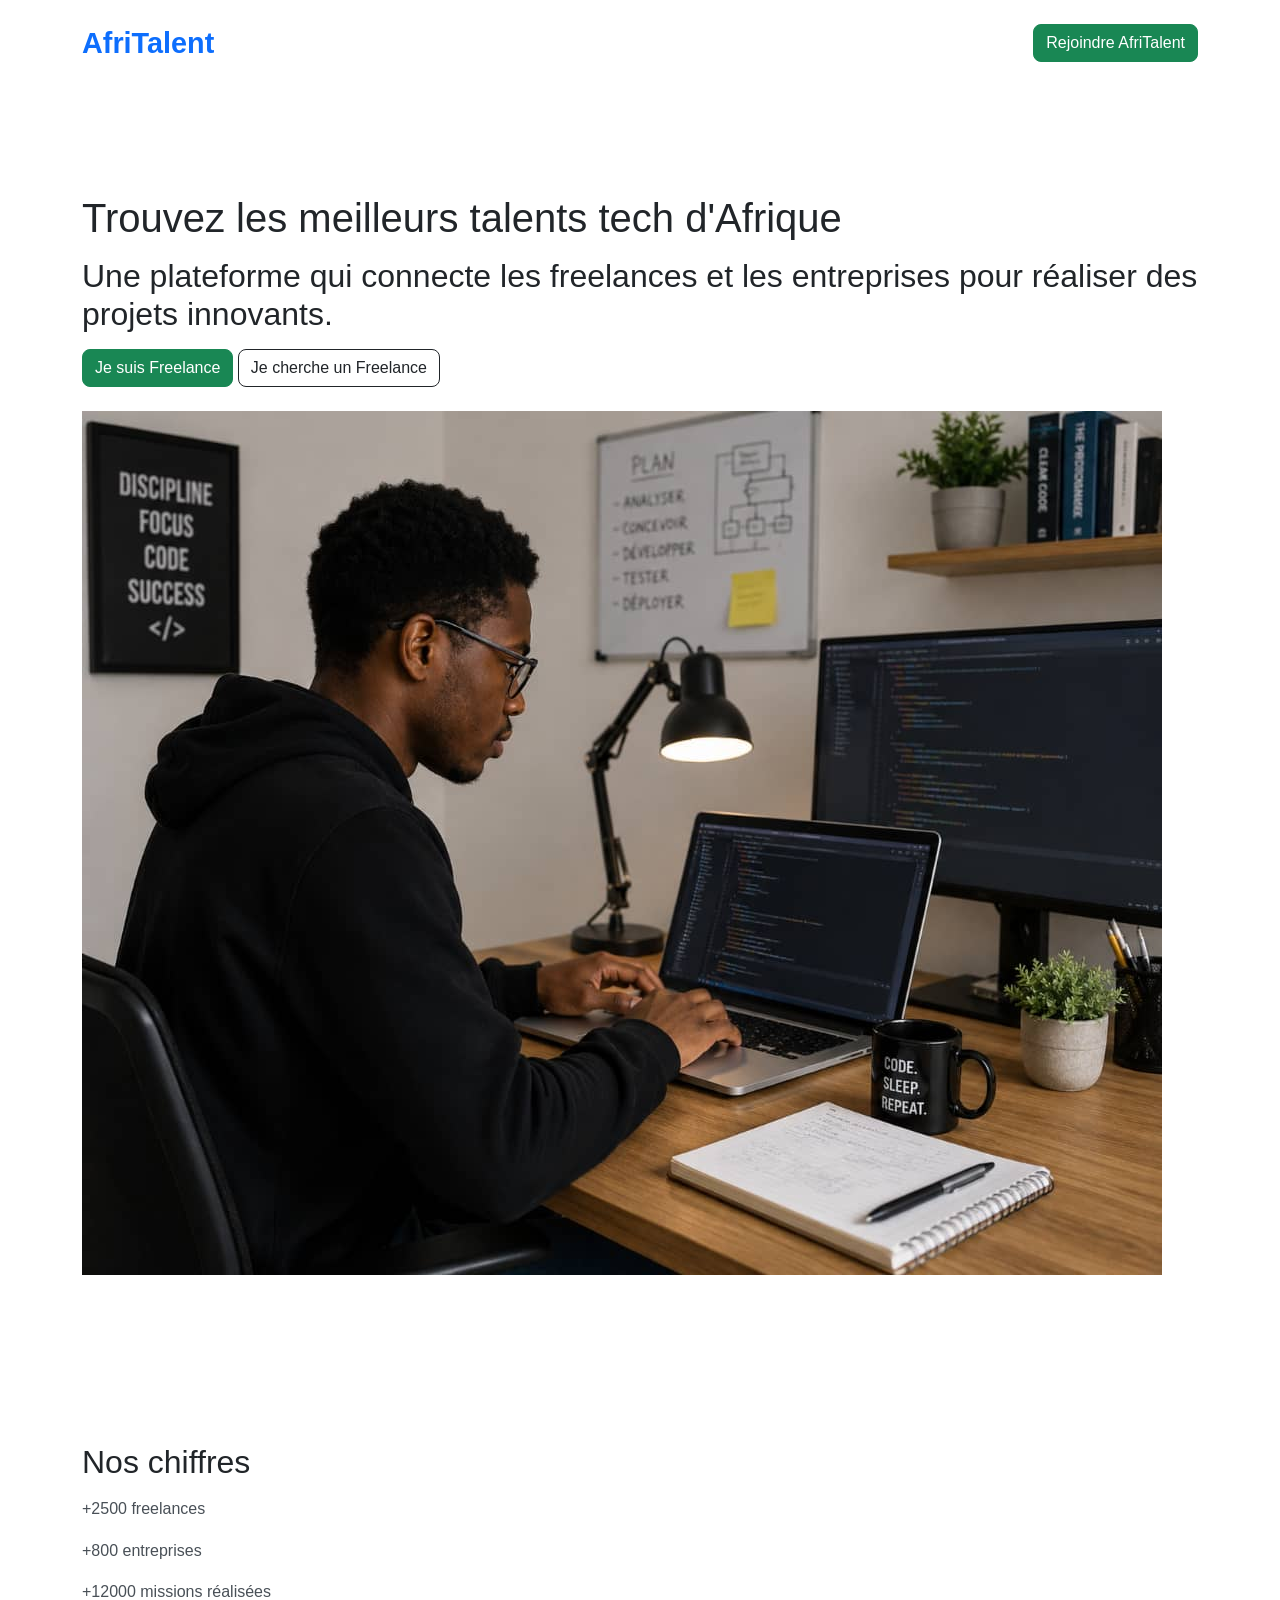
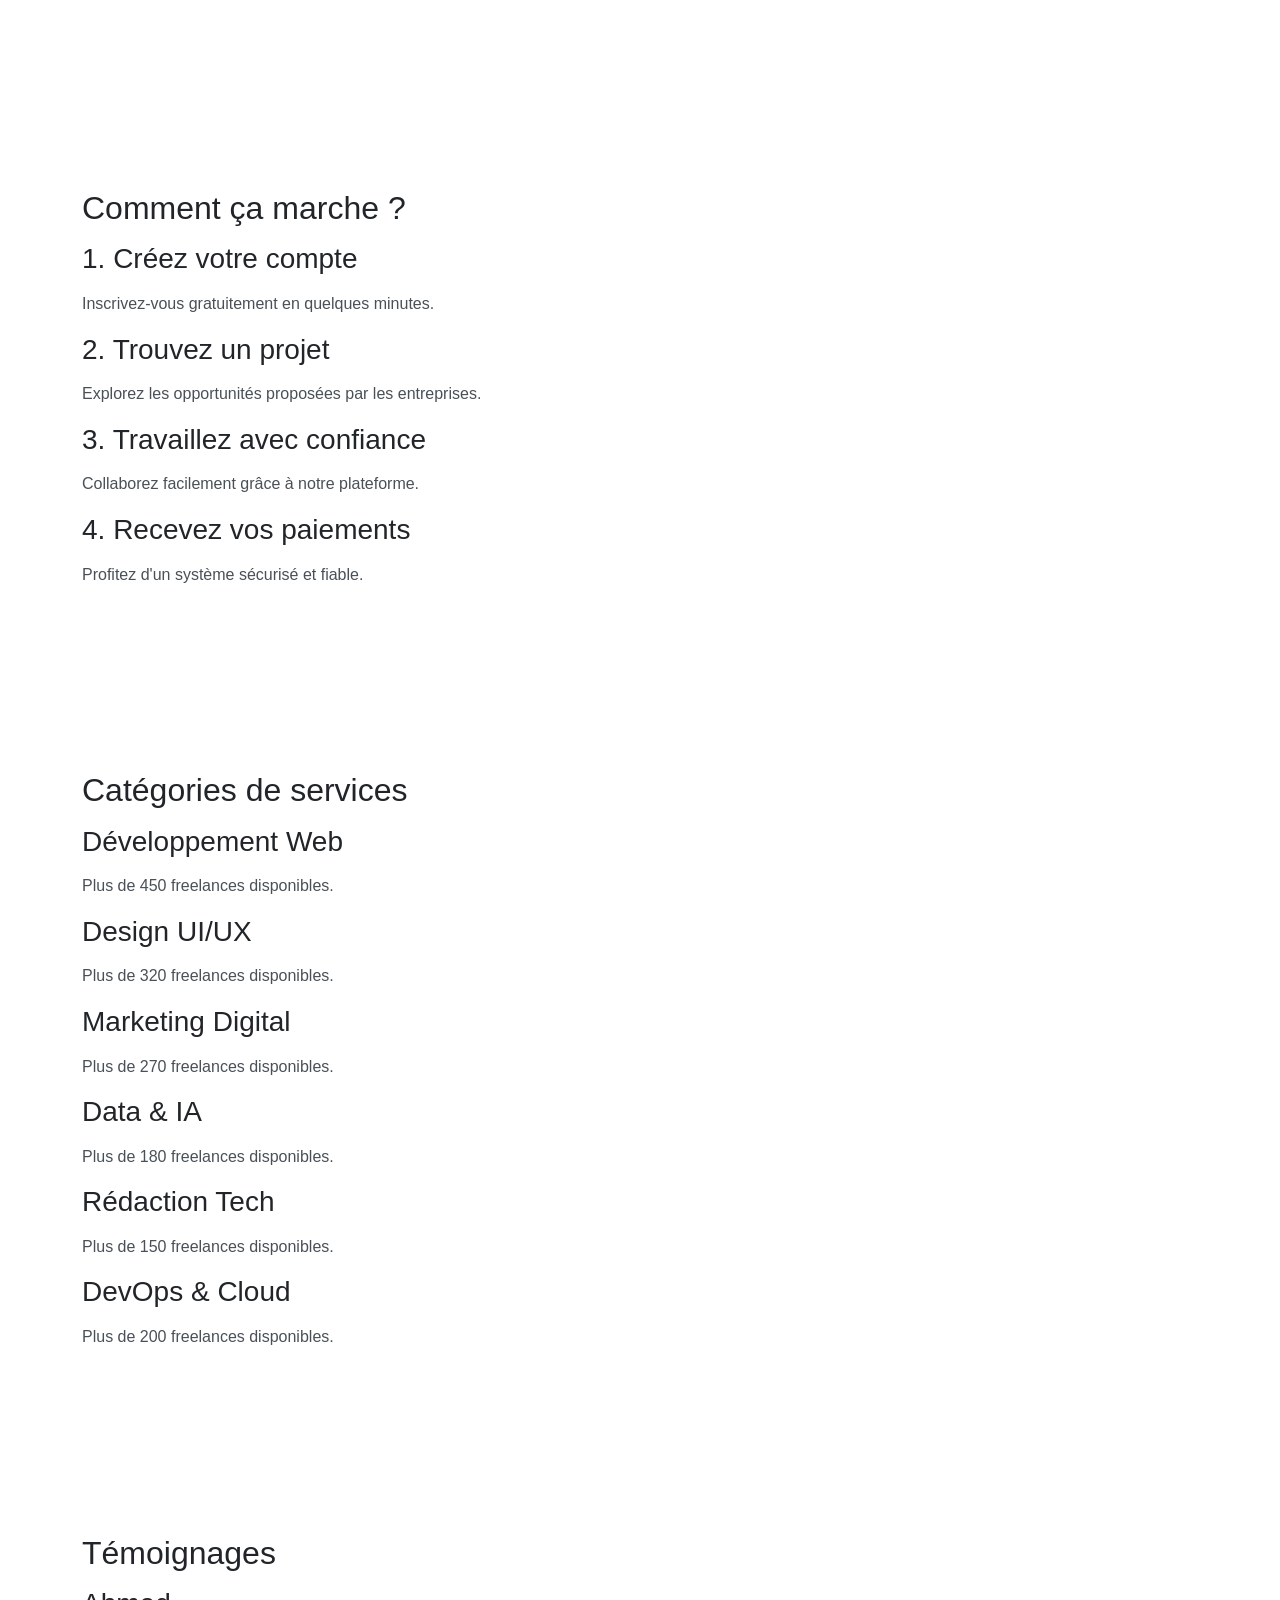
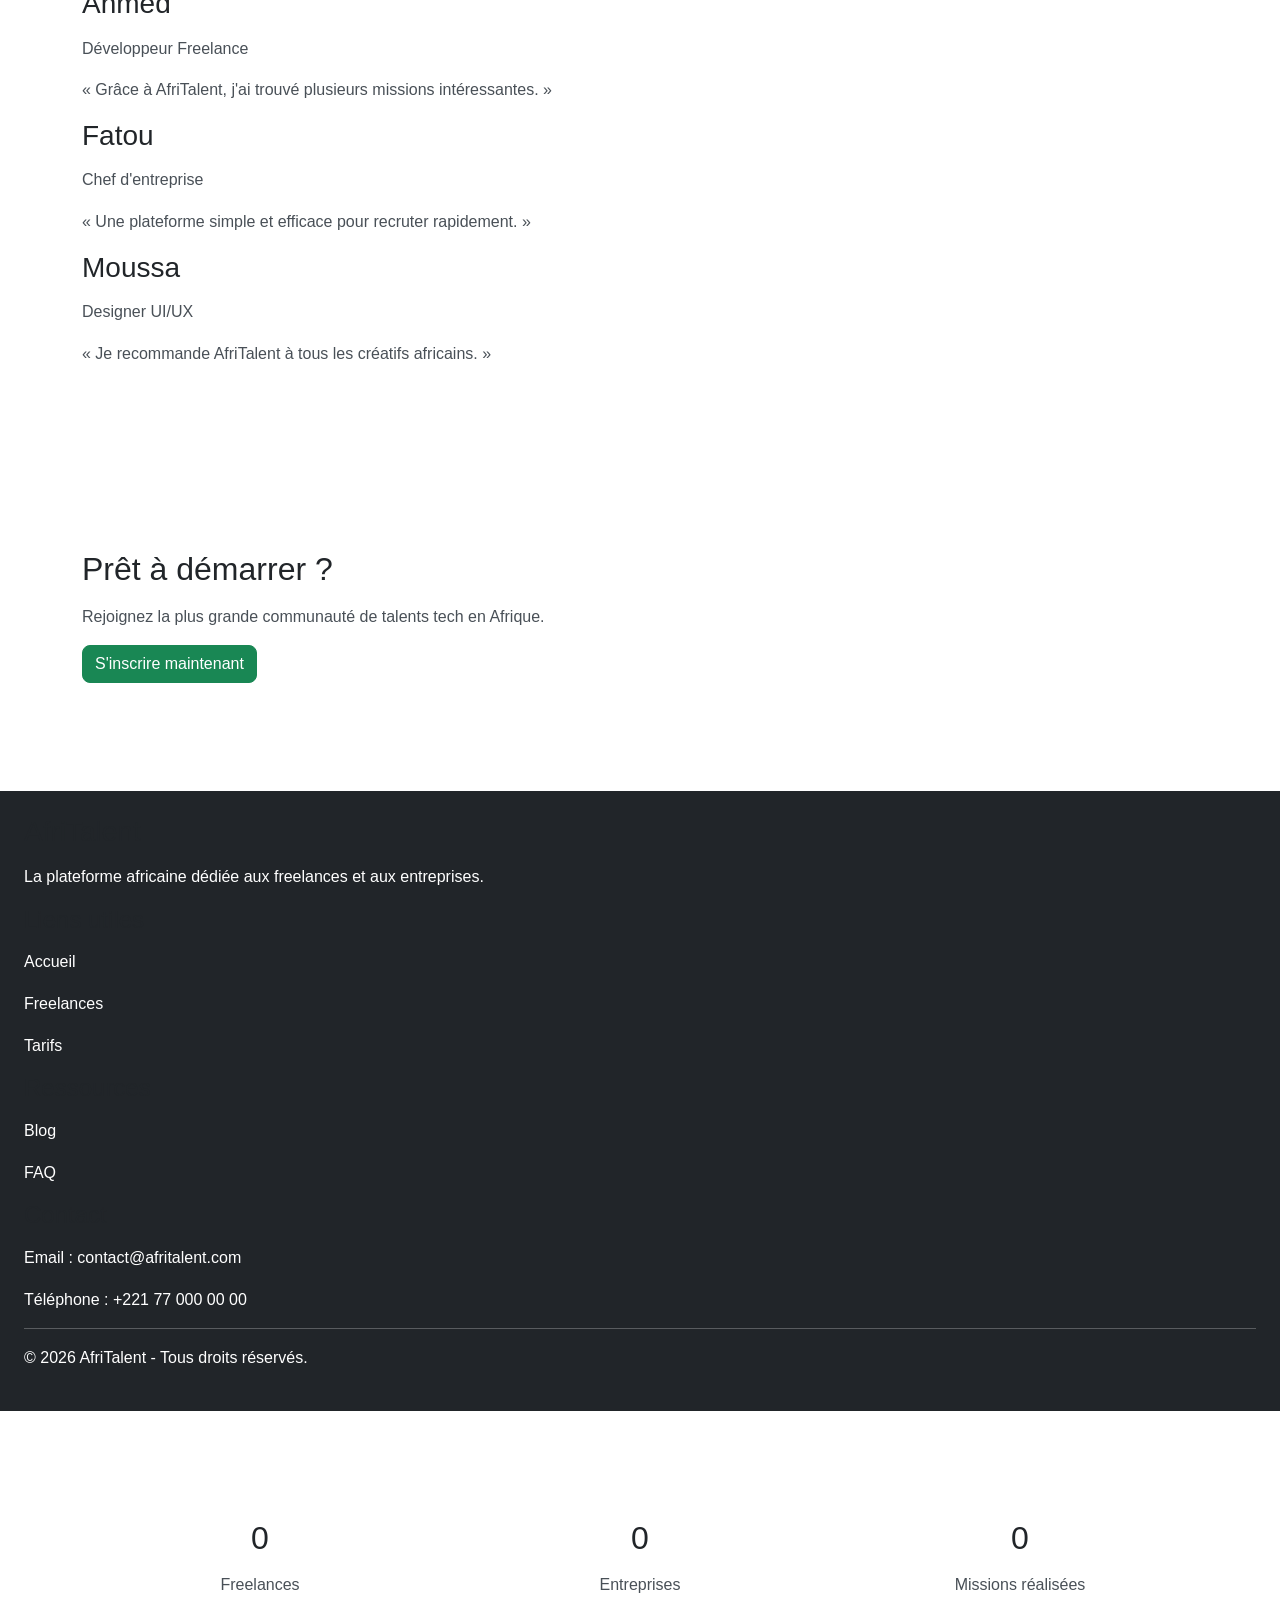
<file: index.html>
<!DOCTYPE html>
<html lang="fr">
<head>
<meta charset="UTF-8">
<meta name="viewport" content="width=device-width, initial-scale=1.0">
<title>AfriTalent - Accueil</title>

<!-- Bootstrap -->
<link href="https://cdn.jsdelivr.net/npm/bootstrap@5.3.3/dist/css/bootstrap.min.css" rel="stylesheet">

<!-- CSS -->
<link rel="stylesheet" href="css/style.css">
</head>
<body>

<header>
<!-- Navbar -->
<nav class="navbar navbar-expand-lg navbar-dark bg-dark">
<div class="container">
  <a class="navbar-brand" href="index.html">AfriTalent</a>

  <button class="navbar-toggler" type="button" data-bs-toggle="collapse" data-bs-target="#menu">
      <span class="navbar-toggler-icon"></span>
  </button>

  <div class="collapse navbar-collapse" id="menu">
      <ul class="navbar-nav ms-auto">
          <li class="nav-item"><a class="nav-link" href="index.html">Accueil</a></li>
          <li class="nav-item"><a class="nav-link" href="freelances.html">Freelances</a></li>
          <li class="nav-item"><a class="nav-link" href="tarifs.html">Tarifs</a></li>
          <li class="nav-item"><a class="nav-link" href="about.html">À propos</a></li>
          <li class="nav-item"><a class="nav-link" href="#">Blog</a></li>
          <li class="nav-item"><a class="nav-link" href="contact.html">Contact</a></li>
      </ul>

      <a href="#" class="btn btn-success ms-3">
          Rejoindre AfriTalent
      </a>
  </div>
</div>
</nav>
</header>

<main>

<!-- Hero -->
<section class="container mt-5">
<h1>Trouvez les meilleurs talents tech d'Afrique</h1>

<h2>
  Une plateforme qui connecte les freelances et les entreprises
  pour réaliser des projets innovants.
</h2>

<button class="btn btn-success">
  Je suis Freelance
</button>

<button class="btn btn-outline-dark">
  Je cherche un Freelance
</button>

<img src="image.jpg"
   alt="Illustration AfriTalent"
   class="img-fluid mt-4">
</section>

<!-- Statistiques -->
<section class="container mt-5">
<h2>Nos chiffres</h2>

<p>+2500 freelances</p>
<p>+800 entreprises</p>
<p>+12000 missions réalisées</p>
</section>

<!-- Comment ça marche -->
<section class="container mt-5">
<h2>Comment ça marche ?</h2>

<article>
  <h3>1. Créez votre compte</h3>
  <p>Inscrivez-vous gratuitement en quelques minutes.</p>
</article>

<article>
  <h3>2. Trouvez un projet</h3>
  <p>Explorez les opportunités proposées par les entreprises.</p>
</article>

<article>
  <h3>3. Travaillez avec confiance</h3>
  <p>Collaborez facilement grâce à notre plateforme.</p>
</article>

<article>
  <h3>4. Recevez vos paiements</h3>
  <p>Profitez d'un système sécurisé et fiable.</p>
</article>
</section>

<!-- Catégories -->
<section class="container mt-5">
<h2>Catégories de services</h2>

<article>
  <h3>Développement Web</h3>
  <p>Plus de 450 freelances disponibles.</p>
</article>

<article>
  <h3>Design UI/UX</h3>
  <p>Plus de 320 freelances disponibles.</p>
</article>

<article>
  <h3>Marketing Digital</h3>
  <p>Plus de 270 freelances disponibles.</p>
</article>

<article>
  <h3>Data & IA</h3>
  <p>Plus de 180 freelances disponibles.</p>
</article>

<article>
  <h3>Rédaction Tech</h3>
  <p>Plus de 150 freelances disponibles.</p>
</article>

<article>
  <h3>DevOps & Cloud</h3>
  <p>Plus de 200 freelances disponibles.</p>
</article>
</section>

<!-- Témoignages -->
<section class="container mt-5">
<h2>Témoignages</h2>

<article>
  <h3>Ahmed</h3>
  <p>Développeur Freelance</p>
  <p>
      « Grâce à AfriTalent, j'ai trouvé plusieurs missions
      intéressantes. »
  </p>
</article>

<article>
  <h3>Fatou</h3>
  <p>Chef d'entreprise</p>
  <p>
      « Une plateforme simple et efficace pour recruter rapidement. »
  </p>
</article>

<article>
  <h3>Moussa</h3>
  <p>Designer UI/UX</p>
  <p>
      « Je recommande AfriTalent à tous les créatifs africains. »
  </p>
</article>
</section>

<!-- CTA -->
<section class="container mt-5 mb-5">
<h2>Prêt à démarrer ?</h2>

<p>
  Rejoignez la plus grande communauté de talents tech en Afrique.
</p>

<button class="btn btn-success">
  S'inscrire maintenant
</button>
</section>

</main>

<footer class="bg-dark text-white p-4">

<h3>AfriTalent</h3>
<p>
La plateforme africaine dédiée aux freelances et aux entreprises.
</p>

<h4>Liens utiles</h4>
<p>Accueil</p>
<p>Freelances</p>
<p>Tarifs</p>

<h4>Ressources</h4>
<p>Blog</p>
<p>FAQ</p>

<h4>Contact</h4>
<p>Email : contact@afritalent.com</p>
<p>Téléphone : +221 77 000 00 00</p>

<hr>

<p>© 2026 AfriTalent - Tous droits réservés.</p>

</footer>

<script src="https://cdn.jsdelivr.net/npm/bootstrap@5.3.3/dist/js/bootstrap.bundle.min.js"></script>

</body>
</html>
<section class="container text-center my-5">

    <div class="row">

        <div class="col-md-4">
            <h2 class="counter" data-target="2500">0</h2>
            <p>Freelances</p>
        </div>

        <div class="col-md-4">
            <h2 class="counter" data-target="800">0</h2>
            <p>Entreprises</p>
        </div>

        <div class="col-md-4">
            <h2 class="counter" data-target="12000">0</h2>
            <p>Missions réalisées</p>
        </div>

    </div>

</section>
</file>
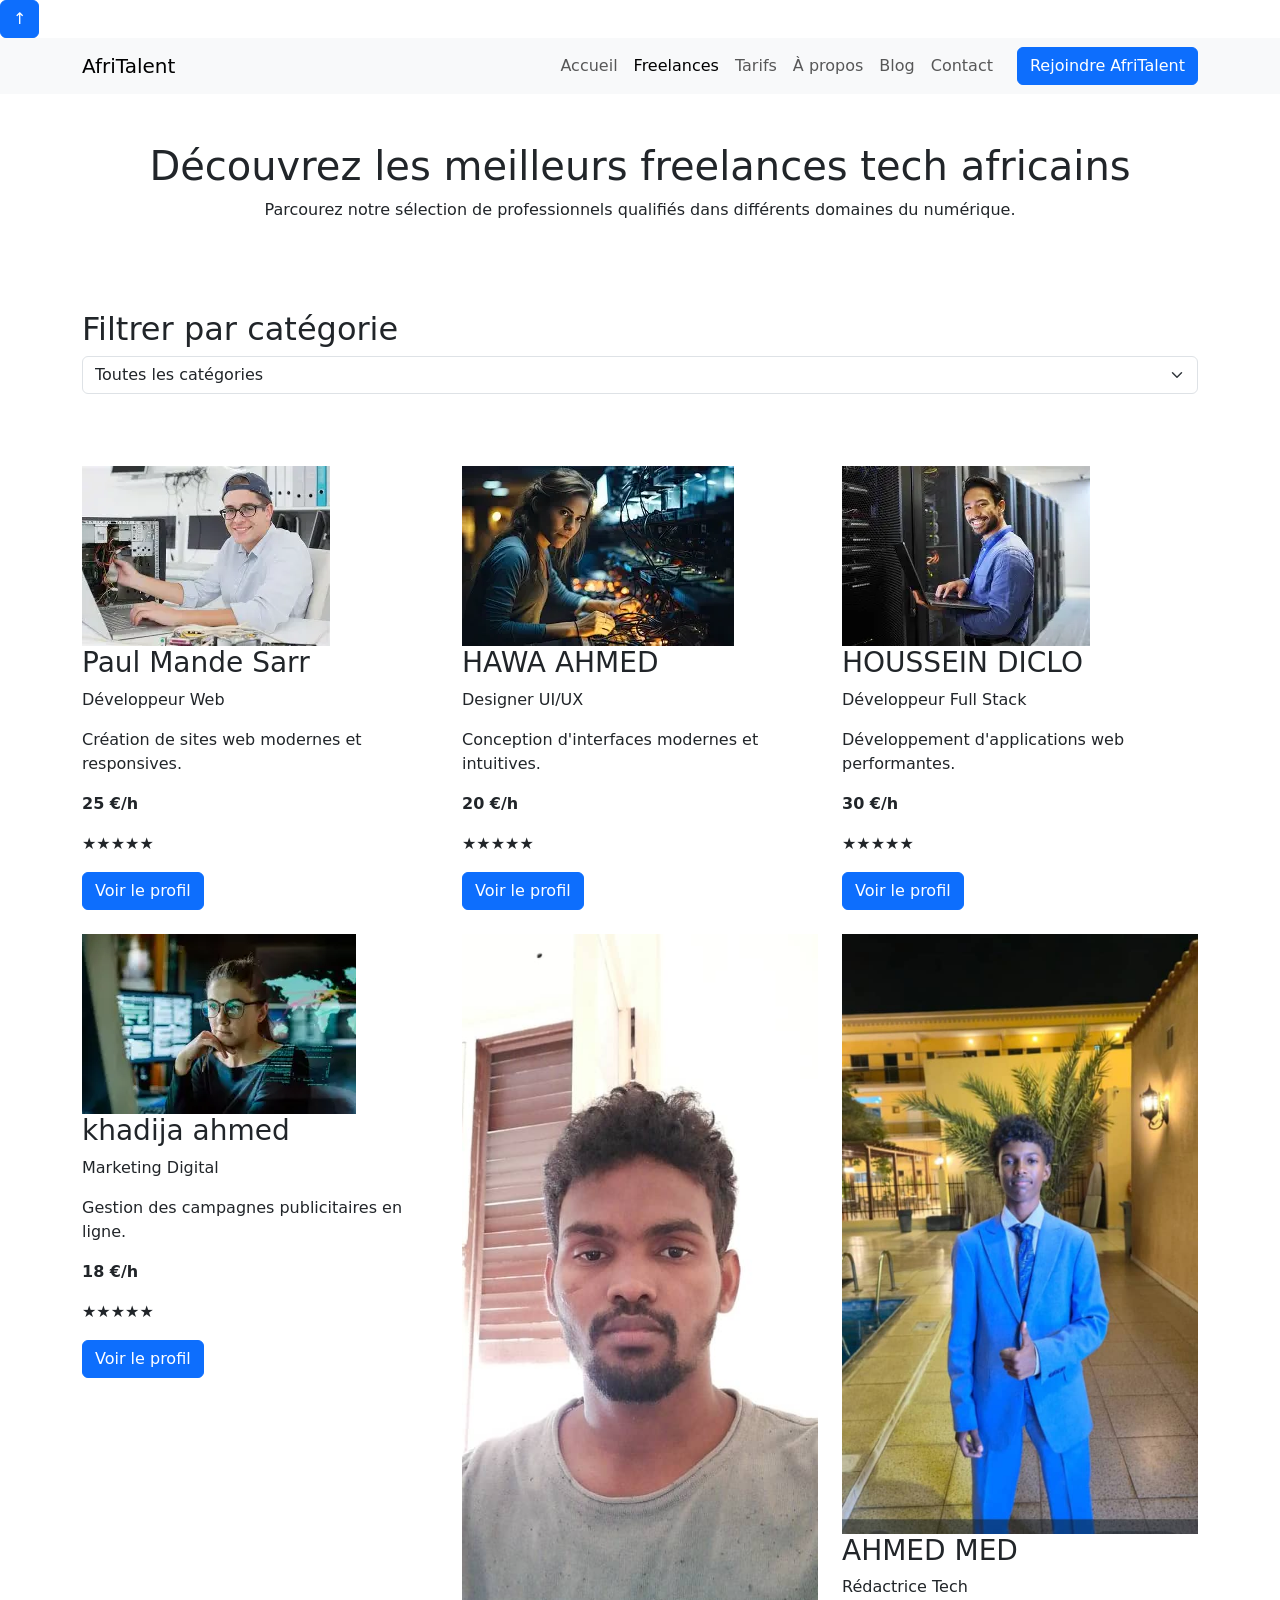
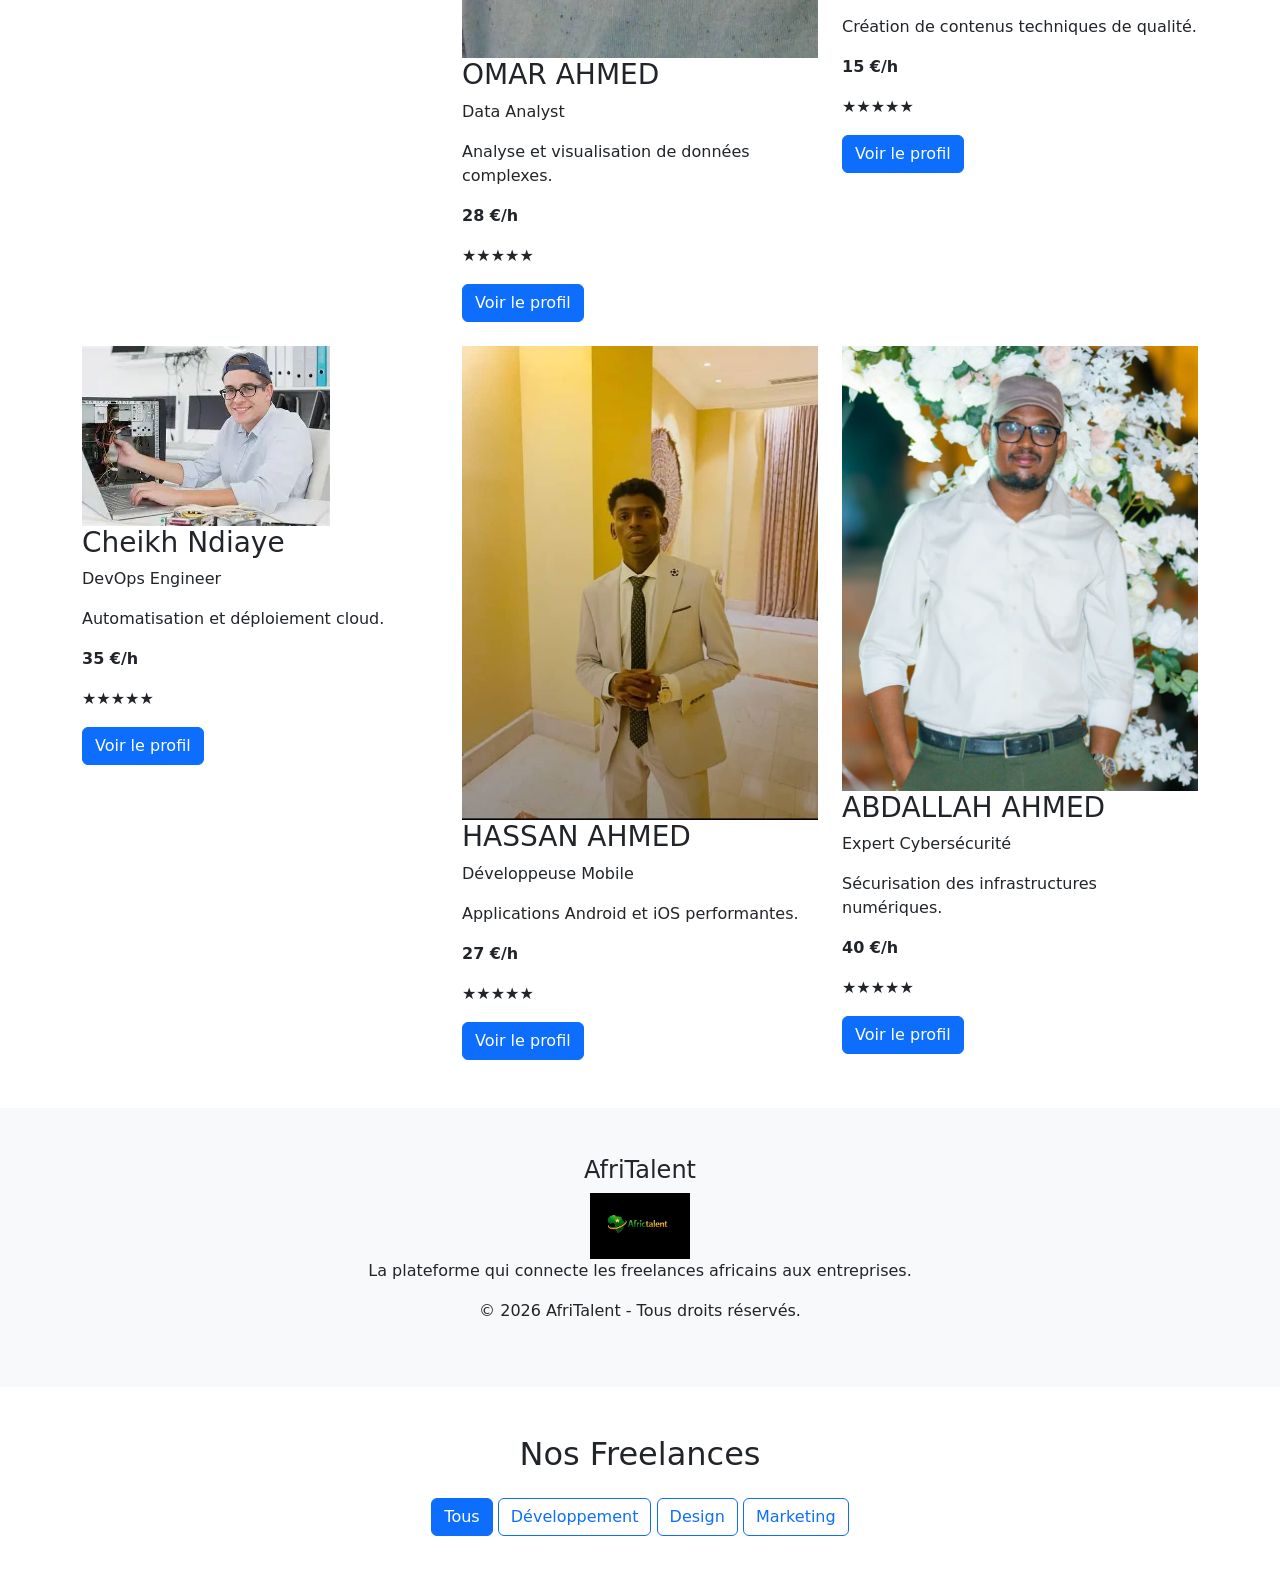
<file: freelances.html>
<!DOCTYPE html>
<html lang="fr">
<head>
    <meta charset="UTF-8">
    <meta name="viewport" content="width=device-width, initial-scale=1.0">
    <title>AfriTalent - Freelances</title>

    <link href="https://cdn.jsdelivr.net/npm/bootstrap@5.3.3/dist/css/bootstrap.min.css" rel="stylesheet">
</head>
<!-- Bouton retour en haut -->
<button id="backToTop" class="btn btn-primary">
    ↑
</button>
<body>

<header>
    <nav class="navbar navbar-expand-lg navbar-light bg-light">
        <div class="container">

            <a class="navbar-brand" href="index.html">AfriTalent</a>

            <button class="navbar-toggler" type="button" data-bs-toggle="collapse" data-bs-target="#menu">
                <span class="navbar-toggler-icon"></span>
            </button>

            <div class="collapse navbar-collapse" id="menu">

                <ul class="navbar-nav ms-auto">
                    <li class="nav-item"><a class="nav-link" href="index.html">Accueil</a></li>
                    <li class="nav-item"><a class="nav-link active" href="freelances.html">Freelances</a></li>
                    <li class="nav-item"><a class="nav-link" href="tarifs.html">Tarifs</a></li>
                    <li class="nav-item"><a class="nav-link" href="about.html">À propos</a></li>
                    <li class="nav-item"><a class="nav-link" href="#">Blog</a></li>
                    <li class="nav-item"><a class="nav-link" href="contact.html">Contact</a></li>
                </ul>

                <a href="#" class="btn btn-primary ms-3">
                    Rejoindre AfriTalent
                </a>

            </div>

        </div>
    </nav>
</header>

<main>

    <!-- HERO -->
    <section class="container py-5 text-center">

        <h1>Découvrez les meilleurs freelances tech africains</h1>

        <p>
            Parcourez notre sélection de professionnels qualifiés dans différents
            domaines du numérique.
        </p>

    </section>

    <!-- FILTRES -->
    <section class="container py-4">

        <h2>Filtrer par catégorie</h2>

        <select class="form-select">
            <option>Toutes les catégories</option>
            <option>Développement Web</option>
            <option>Design UI/UX</option>
            <option>Marketing Digital</option>
            <option>Data & IA</option>
            <option>Rédaction Tech</option>
            <option>DevOps & Cloud</option>
        </select>

    </section>

    <!-- PROFILS -->
    <section class="container py-5">

        <div class="row g-4">

            <!-- Profil 1 -->
            <div class="col-lg-4 col-md-6">
                <article>
                    <img src="photo.jpg" alt="Paul Mande Sarr" class="img-fluid">
                    <h3>Paul Mande Sarr</h3>
                    <p>Développeur Web</p>
                    <p>Création de sites web modernes et responsives.</p>
                    <p><strong>25 €/h</strong></p>
                    <p>★★★★★</p>
                    <a href="#" class="btn btn-primary">Voir le profil</a>
                </article>
            </div>

            <!-- Profil 2 -->
            <div class="col-lg-4 col-md-6">
                <article>
                    <img src="haw.jpg.webp" alt="HAWA AHMED" class="img-fluid">
                    <h3>HAWA AHMED</h3>
                    <p>Designer UI/UX</p>
                    <p>Conception d'interfaces modernes et intuitives.</p>
                    <p><strong>20 €/h</strong></p>
                    <p>★★★★★</p>
                    <a href="#" class="btn btn-primary">Voir le profil</a>
                </article>
            </div>

            <!-- Profil 3 -->
            <div class="col-lg-4 col-md-6">
                <article>
                    <img src="pho.jpg" alt="HOUSSEIN DICLO" class="img-fluid">
                    <h3>HOUSSEIN DICLO</h3>
                    <p>Développeur Full Stack</p>
                    <p>Développement d'applications web performantes.</p>
                    <p><strong>30 €/h</strong></p>
                    <p>★★★★★</p>
                    <a href="#" class="btn btn-primary">Voir le profil</a>
                </article>
            </div>

            <!-- Profil 4 -->
            <div class="col-lg-4 col-md-6">
                <article>
                    <img src="khad.jpg" alt="khadija ahmed " class="img-fluid">
                    <h3>khadija ahmed </h3>
                    <p>Marketing Digital</p>
                    <p>Gestion des campagnes publicitaires en ligne.</p>
                    <p><strong>18 €/h</strong></p>
                    <p>★★★★★</p>
                    <a href="#" class="btn btn-primary">Voir le profil</a>
                </article>
            </div>

            <!-- Profil 5 -->
            <div class="col-lg-4 col-md-6">
                <article>
                    <img src="om.jpg.jpeg" alt="OMAR AHMED" class="img-fluid">
                    <h3>OMAR AHMED</h3>
                    <p>Data Analyst</p>
                    <p>Analyse et visualisation de données complexes.</p>
                    <p><strong>28 €/h</strong></p>
                    <p>★★★★★</p>
                    <a href="#" class="btn btn-primary">Voir le profil</a>
                </article>
            </div>

            <!-- Profil 6 -->
            <div class="col-lg-4 col-md-6">
                <article>
                    <img src="hamad.jpg.jpeg" alt="AHMED MED " class="img-fluid">
                    <h3>AHMED MED</h3>
                    <p>Rédactrice Tech</p>
                    <p>Création de contenus techniques de qualité.</p>
                    <p><strong>15 €/h</strong></p>
                    <p>★★★★★</p>
                    <a href="#" class="btn btn-primary">Voir le profil</a>
                </article>
            </div>

            <!-- Profil 7 -->
            <div class="col-lg-4 col-md-6">
                <article>
                    <img src="photo.jpg" alt="Cheikh Ndiaye" class="img-fluid">
                    <h3>Cheikh Ndiaye</h3>
                    <p>DevOps Engineer</p>
                    <p>Automatisation et déploiement cloud.</p>
                    <p><strong>35 €/h</strong></p>
                    <p>★★★★★</p>
                    <a href="#" class="btn btn-primary">Voir le profil</a>
                </article>
            </div>

            <!-- Profil 8 -->
            <div class="col-lg-4 col-md-6">
                <article>
                    <img src="hass.jpg.jpeg" alt="HASSAN AHMED" class="img-fluid">
                    <h3>HASSAN AHMED</h3>
                    <p>Développeuse Mobile</p>
                    <p>Applications Android et iOS performantes.</p>
                    <p><strong>27 €/h</strong></p>
                    <p>★★★★★</p>
                    <a href="#" class="btn btn-primary">Voir le profil</a>
                </article>
            </div>

            <!-- Profil 9 -->
            <div class="col-lg-4 col-md-6">
                <article>
                    <img src="abd.jpg.jpeg" alt="ABDALLAH AHMED" class="img-fluid">
                    <h3>ABDALLAH AHMED </h3>
                    <p>Expert Cybersécurité</p>
                    <p>Sécurisation des infrastructures numériques.</p>
                    <p><strong>40 €/h</strong></p>
                    <p>★★★★★</p>
                    <a href="#" class="btn btn-primary">Voir le profil</a>
                </article>
            </div>

        </div>

    </section>

</main>

<footer class="bg-light py-5">

    <div class="container text-center">

        <h4>AfriTalent</h4>

        <img src="logo.jpg" alt="Logo AfriTalent" width="100">

        <p>
            La plateforme qui connecte les freelances africains aux entreprises.
        </p>

        <p>© 2026 AfriTalent - Tous droits réservés.</p>

    </div>

</footer>

<script src="https://cdn.jsdelivr.net/npm/bootstrap@5.3.3/dist/js/bootstrap.bundle.min.js"></script>

</body>
</html>
<section class="container my-5">

    <h2 class="text-center mb-4">Nos Freelances</h2>

    <div class="text-center mb-4">

        <button class="btn btn-primary filter-btn" data-filter="all">
            Tous
        </button>

        <button class="btn btn-outline-primary filter-btn" data-filter="dev">
            Développement
        </button>

        <button class="btn btn-outline-primary filter-btn" data-filter="design">
            Design
        </button>

        <button class="btn btn-outline-primary filter-btn" data-filter="marketing">
            Marketing
        </button>

    </div>
</file>
<file: css/style.css>
/* =========================
   VARIABLES CSS
========================= */

:root {
    --primary-color: #0d6efd;
    --secondary-color: #198754;
    --dark-color: #212529;
    --light-color: #f8f9fa;
    --text-color: #495057;
    --white-color: #ffffff;

    --title-font: 'Space Grotesk', sans-serif;
    --body-font: 'Poppins', sans-serif;

    --spacing-sm: 10px;
    --spacing-md: 20px;
    --spacing-lg: 40px;
}

/* =========================
   RESET
========================= */

* {
    margin: 0;
    padding: 0;
    box-sizing: border-box;
}

/* =========================
   BASE
========================= */

body {
    font-family: var(--body-font);
    color: var(--text-color);
    background-color: var(--white-color);
    line-height: 1.6;
}

h1,
h2,
h3,
h4,
h5,
h6 {
    font-family: var(--title-font);
    color: var(--dark-color);
    margin-bottom: 15px;
}

section {
    padding: 60px 0;
}

img {
    max-width: 100%;
    display: block;
}

/* =========================
   NAVBAR
========================= */

.navbar {
    background-color: var(--white-color) !important;
    padding: 15px 0;
}

.navbar-brand {
    font-family: var(--title-font);
    font-size: 1.8rem;
    font-weight: bold;
    color: var(--primary-color) !important;
}

.nav-link {
    font-weight: 500;
}

.nav-link:hover {
    color: var(--primary-color) !important;
}

/* =========================
   HERO
========================= */

.hero h1 {
    font-size: 3rem;
    margin-bottom: 20px;
}

.hero h2 {
    font-size: 1.3rem;
    font-weight: 400;
}

/* =========================
   BUTTONS
========================= */

.btn {
    border-radius: 8px;
}

/* =========================
   CARDS
========================= */

.card {
    border: none;
}

/* =========================
   FOOTER
========================= */

footer {
    background-color: var(--light-color);
}

footer h4 {
    margin-bottom: 15px;
}
/* =========================
   HERO SECTION
========================= */
.hero {
    min-height: 90vh;
    display: grid;
    grid-template-columns: 1fr 1fr;
    align-items: center;
    gap: 40px;
    padding: 100px 5%;
}

.hero-content h1 {
    font-size: 4rem;
    font-weight: 700;
    margin-bottom: 20px;
}

.hero-content p {
    font-size: 1.2rem;
    margin-bottom: 25px;
}

.hero-image img {
    width: 100%;
    border-radius: 20px;
    box-shadow: 0 10px 25px rgba(0,0,0,.15);
}

/* =========================
   BENTO GRID
========================= */
.bento-grid {
    display: grid;
    grid-template-columns: repeat(3,1fr);
    gap: 20px;
    padding: 50px 0;
}

.bento-card {
    background: white;
    padding: 25px;
    border-radius: 20px;
    box-shadow: 0 5px 15px rgba(0,0,0,.1);
}

.bento-card.large {
    grid-column: span 2;
    grid-row: span 2;
}

.bento-card:hover {
    transform: translateY(-5px);
    transition: 0.3s;
}

/* =========================
   CATEGORIES
========================= */
.categories {
    padding: 80px 0;
}

.category-card {
    background: white;
    text-align: center;
    padding: 30px;
    border-radius: 15px;
    transition: 0.3s;
    cursor: pointer;
    box-shadow: 0 5px 15px rgba(0,0,0,.1);
}

.category-card i {
    font-size: 3rem;
    margin-bottom: 15px;
}

.category-card:hover {
    transform: translateY(-10px);
    box-shadow: 0 15px 30px rgba(0,0,0,.2);
}

/* =========================
   TESTIMONIALS
========================= */
.testimonial {
    text-align: center;
    padding: 40px;
}

.testimonial img {
    width: 100px;
    height: 100px;
    border-radius: 50%;
    margin-bottom: 15px;
}

.stars {
    color: gold;
    font-size: 1.2rem;
}
/* =========================
   TABLETTE (768px)
========================= */
@media (max-width: 768px) {

    .hero {
        grid-template-columns: 1fr;
        text-align: center;
        padding: 60px 20px;
    }

    .hero-content h1 {
        font-size: 2.8rem;
    }

    .bento-grid {
        grid-template-columns: 1fr 1fr;
    }

    .bento-card.large {
        grid-column: span 2;
    }

    .navbar-brand {
        font-size: 1.2rem;
    }

    .category-card {
        padding: 20px;
    }
}

/* =========================
   MOBILE (576px)
========================= */
@media (max-width: 576px) {

    .hero {
        padding-top: 100px;
    }

    .hero-content h1 {
        font-size: 2rem;
    }

    .hero-content p {
        font-size: 1rem;
    }

    .hero .btn {
        display: block;
        width: 100%;
        margin-bottom: 10px;
    }

    .bento-grid {
        grid-template-columns: 1fr;
    }

    .bento-card.large {
        grid-column: span 1;
        grid-row: span 1;
    }

    .testimonial {
        padding: 20px;
    }

    footer {
        text-align: center;
    }
}

/* =========================
   GRAND ÉCRAN (1200px+)
========================= */
@media (min-width: 1200px) {

    .container {
        max-width: 1140px;
    }

    .hero-content h1 {
        font-size: 4.5rem;
    }
}
</file>
